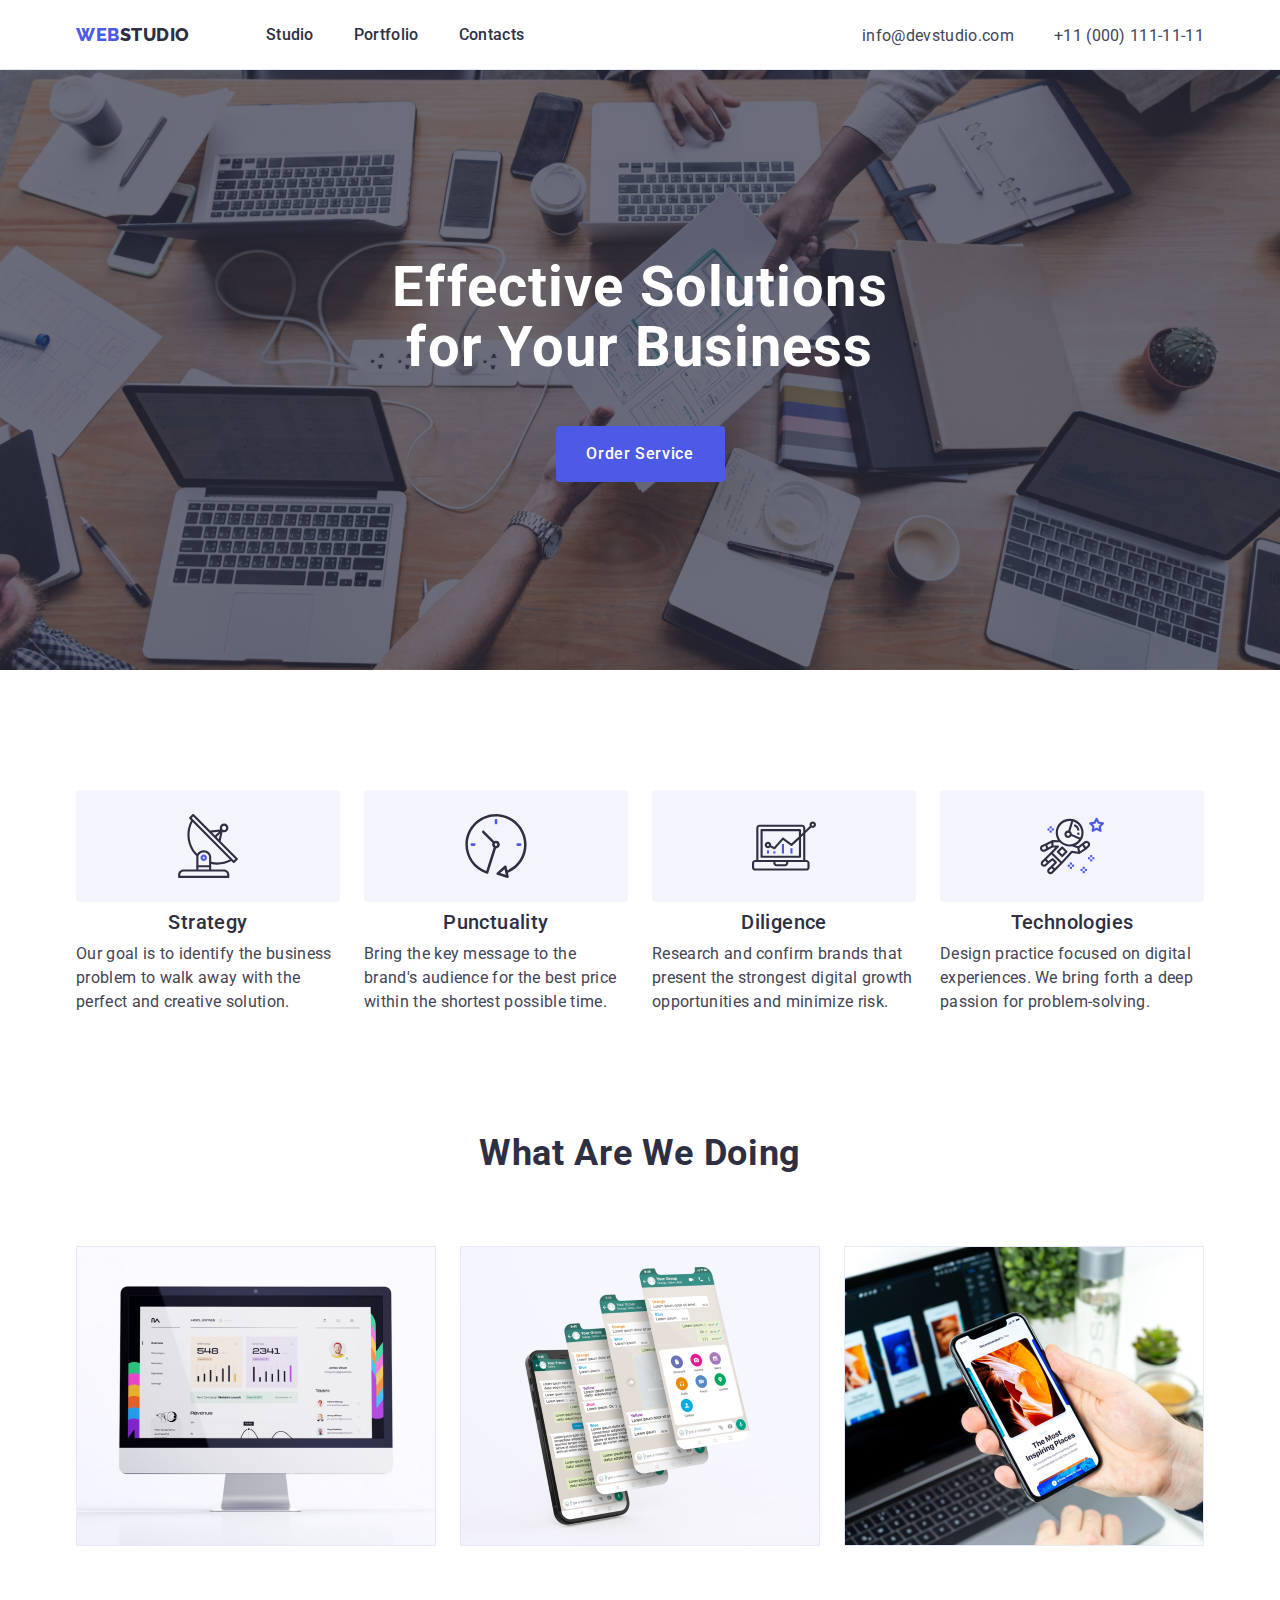
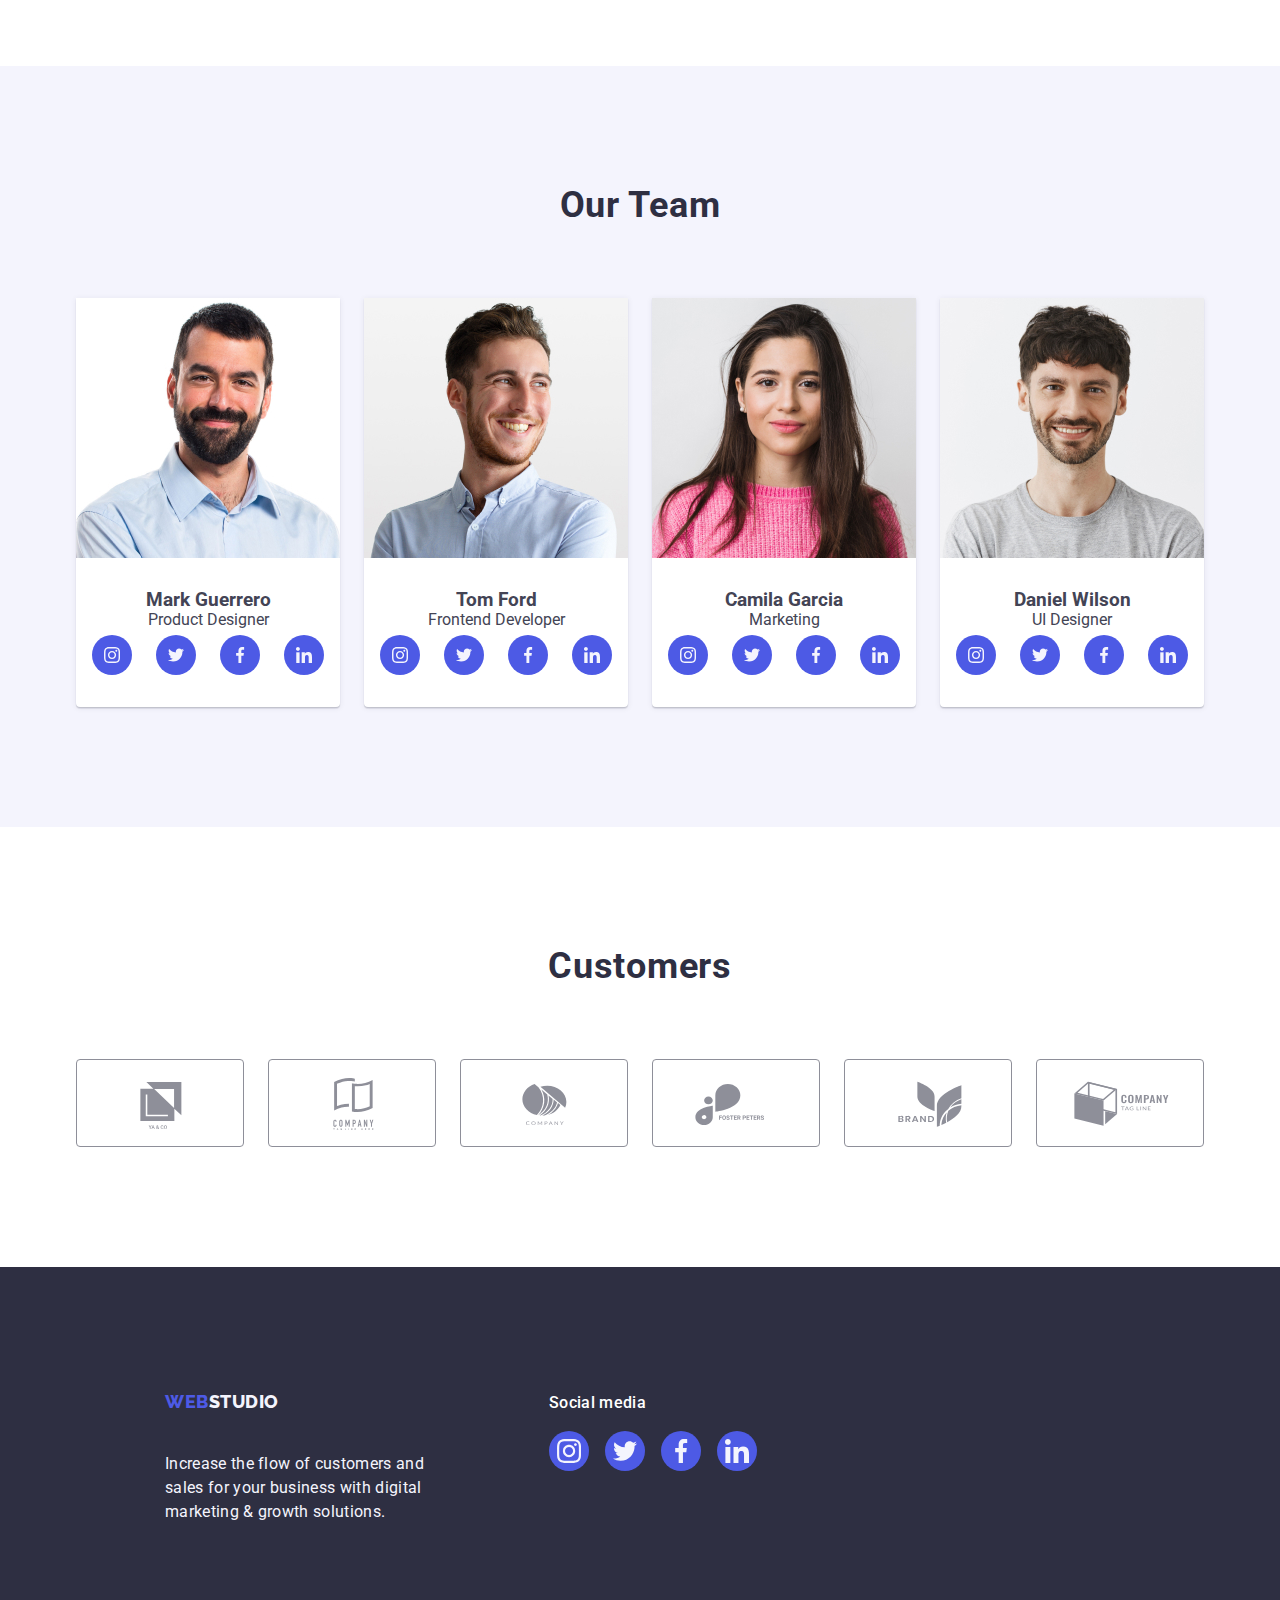
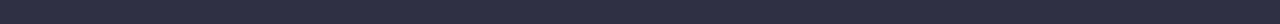
<file: index.html>
<!DOCTYPE html>
<html lang="en">
  <head>
    <meta charset="UTF-8" />
    <meta name="viewport" content="width=device-width, initial-scale=1.0" />
    <title>Homework #3</title>
    <!-- Normalize CSS -->
    <link
      rel="stylesheet"
      href="https://cdnjs.cloudflare.com/ajax/libs/modern-normalize/2.0.0/modern-normalize.min.css"
    />

    <!-- Google Fonts -->
    <link rel="preconnect" href="https://fonts.googleapis.com" />
    <link rel="preconnect" href="https://fonts.gstatic.com" crossorigin />
    <link
      href="https://fonts.googleapis.com/css2?family=Raleway:wght@100;200;300;400;500;600;700;900&family=Roboto:wght@100;300;400;500;700;900&display=swap"
      rel="stylesheet"
    />

    <!-- Main Stylesheet -->
    <link rel="stylesheet" href="./css/styles.css" />
  </head>
  <body>
    <!-- Header -->
    <header class="header">
      <div class="top-header container">
        <nav class="nav">
          <a class="logo link" href="./index.html"
            >Web<span class="header-logo">Studio</span></a
          >
          <ul class="menu list">
            <li class="list-item">
              <a class="item link" href="./index.html">Studio</a>
            </li>
            <li class="list-item">
              <a class="item link" href="./portfolio.html">Portfolio</a>
            </li>
            <li class="list-item"><a class="item link" href="">Contacts</a></li>
          </ul>
        </nav>
        <address class="contacts">
          <ul class="address list">
            <li class="contact-item">
              <a class="contact link" href="mailto:info@devstudio.com"
                >info@devstudio.com</a
              >
            </li>
            <li class="contact-item">
              <a class="contact link" href="tel:+110001111111"
                >+11 (000) 111-11-11</a
              >
            </li>
          </ul>
        </address>
      </div>
    </header>

    <!-- Main -->
    <main>
      <!-- First Section -->
      <section class="first-section">
        <div class="container">
          <h1 class="main-header">Effective Solutions for Your Business</h1>
          <button class="button" type="button">Order Service</button>
        </div>
      </section>

      <!-- Second Section -->
      <section class="second-section">
        <div class="container">
          <h2 class="visually-hidden">List</h2>
          <ul class="info list">
            <li class="info-card">
              <div class="icon-container">
                <svg class="icon" width="64" height="64">
                  <use href="./images/icons.svg#icon-antenna"></use>
                </svg>
              </div>
              <h3 class="list-header">Strategy</h3>
              <p class="list-text">
                Our goal is to identify the business problem to walk away with
                the perfect and creative solution.
              </p>
            </li>

            <li class="info-card">
              <div class="icon-container">
                <svg class="icon" width="64" height="64">
                  <use href="./images/icons.svg#icon-clock"></use>
                </svg>
              </div>
              <h3 class="list-header">Punctuality</h3>
              <p class="list-text">
                Bring the key message to the brand's audience for the best price
                within the shortest possible time.
              </p>
            </li>

            <li class="info-card">
              <div class="icon-container">
                <svg class="icon" width="64" height="64">
                  <use href="./images/icons.svg#icon-diagram"></use>
                </svg>
              </div>
              <h3 class="list-header">Diligence</h3>
              <p class="list-text">
                Research and confirm brands that present the strongest digital
                growth opportunities and minimize risk.
              </p>
            </li>

            <li class="info-card">
              <div class="icon-container">
                <svg class="icon" width="64" height="64">
                  <use href="./images/icons.svg#icon-astronaut"></use>
                </svg>
              </div>
              <h3 class="list-header">Technologies</h3>
              <p class="list-text">
                Design practice focused on digital experiences. We bring forth a
                deep passion for problem-solving.
              </p>
            </li>
          </ul>
        </div>
      </section>

      <!-- Third Section -->
      <section class="third-section">
        <div class="container">
          <h2 class="header-title">What are we doing</h2>
          <ul class="service list">
            <li class="service-info">
              <img
                src="./images/img-1.jpg"
                width="360"
                alt="computer-monitor"
              />
            </li>
            <li class="service-info">
              <img
                src="./images/img-2.jpg"
                width="360"
                alt="phone-applications"
              />
            </li>
            <li class="service-info">
              <img src="./images/img-3.jpg" width="360" alt="smartphone" />
            </li>
          </ul>
        </div>
      </section>

      <!-- Fourth Section -->
      <section class="fourth-section">
        <div class="container">
          <h2 class="header-title">Our Team</h2>

          <ul class="team list">
            <li class="team-member">
              <img src="./images/img-4.jpg" width="264" alt="man-with-laptop" />
              <div class="member-info">
                <h3 class="list-header">Mark Guerrero</h3>
                <p class="list-text">Product Designer</p>

                <ul class="social-media list">
                  <li class="social-media-item">
                    <a href="#" class="socmed-link">
                      <svg
                        width="16"
                        height="16"
                        class="social-media-icon"
                        fill="var(--cloud)"
                      >
                        <use href="./images/icons.svg#icon-instagram"></use>
                      </svg>
                    </a>
                  </li>
                  <li class="social-media-item">
                    <a href="#" class="socmed-link">
                      <svg
                        width="16"
                        height="16"
                        class="social-media-icon"
                        fill="var(--cloud)"
                      >
                        <use href="./images/icons.svg#icon-twitter"></use>
                      </svg>
                    </a>
                  </li>
                  <li class="social-media-item">
                    <a href="#" class="socmed-link">
                      <svg
                        width="16"
                        height="16"
                        class="social-media-icon"
                        fill="var(--cloud)"
                      >
                        <use href="./images/icons.svg#icon-facebook"></use>
                      </svg>
                    </a>
                  </li>
                  <li class="social-media-item">
                    <a href="#" class="socmed-link">
                      <svg
                        width="16"
                        height="16"
                        class="social-media-icon"
                        fill="var(--cloud)"
                      >
                        <use href="./images/icons.svg#icon-linkedin"></use>
                      </svg>
                    </a>
                  </li>
                </ul>
              </div>
            </li>

            <li class="team-member">
              <img src="./images/img-5.jpg" width="264" alt="smiling-man" />
              <div class="member-info">
                <h3 class="list-header">Tom Ford</h3>
                <p class="list-text">Frontend Developer</p>

                <ul class="social-media list">
                  <li class="social-media-item">
                    <a href="#" class="socmed-link">
                      <svg
                        width="16"
                        height="16"
                        class="social-media-icon"
                        fill="var(--cloud)"
                      >
                        <use href="./images/icons.svg#icon-instagram"></use>
                      </svg>
                    </a>
                  </li>
                  <li class="social-media-item">
                    <a href="#" class="socmed-link">
                      <svg
                        width="16"
                        height="16"
                        class="social-media-icon"
                        fill="var(--cloud)"
                      >
                        <use href="./images/icons.svg#icon-twitter"></use>
                      </svg>
                    </a>
                  </li>
                  <li class="social-media-item">
                    <a href="#" class="socmed-link">
                      <svg
                        width="16"
                        height="16"
                        class="social-media-icon"
                        fill="var(--cloud)"
                      >
                        <use href="./images/icons.svg#icon-facebook"></use>
                      </svg>
                    </a>
                  </li>
                  <li class="social-media-item">
                    <a href="#" class="socmed-link">
                      <svg
                        width="16"
                        height="16"
                        class="social-media-icon"
                        fill="var(--cloud)"
                      >
                        <use href="./images/icons.svg#icon-linkedin"></use>
                      </svg>
                    </a>
                  </li>
                </ul>
              </div>
            </li>

            <li class="team-member">
              <img src="./images/img-6.jpg" width="264" alt="girl-pink-shirt" />
              <div class="member-info">
                <h3 class="list-header">Camila Garcia</h3>
                <p class="list-text">Marketing</p>

                <ul class="social-media list">
                  <li class="social-media-item">
                    <a href="#" class="socmed-link">
                      <svg
                        width="16"
                        height="16"
                        class="social-media-icon"
                        fill="var(--cloud)"
                      >
                        <use href="./images/icons.svg#icon-instagram"></use>
                      </svg>
                    </a>
                  </li>
                  <li class="social-media-item">
                    <a href="#" class="socmed-link">
                      <svg
                        width="16"
                        height="16"
                        class="social-media-icon"
                        fill="var(--cloud)"
                      >
                        <use href="./images/icons.svg#icon-twitter"></use>
                      </svg>
                    </a>
                  </li>
                  <li class="social-media-item">
                    <a href="#" class="socmed-link">
                      <svg
                        width="16"
                        height="16"
                        class="social-media-icon"
                        fill="var(--cloud)"
                      >
                        <use href="./images/icons.svg#icon-facebook"></use>
                      </svg>
                    </a>
                  </li>
                  <li class="social-media-item">
                    <a href="#" class="socmed-link">
                      <svg
                        width="16"
                        height="16"
                        class="social-media-icon"
                        fill="var(--cloud)"
                      >
                        <use href="./images/icons.svg#icon-linkedin"></use>
                      </svg>
                    </a>
                  </li>
                </ul>
              </div>
            </li>

            <li class="team-member">
              <img src="./images/img-7.jpg" width="264" alt="man-gray-shirt" />
              <div class="member-info">
                <h3 class="list-header">Daniel Wilson</h3>
                <p class="list-text">UI Designer</p>

                <ul class="social-media list">
                  <li class="social-media-item">
                    <a href="#" class="socmed-link">
                      <svg
                        width="16"
                        height="16"
                        class="social-media-icon"
                        fill="var(--cloud)"
                      >
                        <use href="./images/icons.svg#icon-instagram"></use>
                      </svg>
                    </a>
                  </li>
                  <li class="social-media-item">
                    <a href="#" class="socmed-link">
                      <svg
                        width="16"
                        height="16"
                        class="social-media-icon"
                        fill="var(--cloud)"
                      >
                        <use href="./images/icons.svg#icon-twitter"></use>
                      </svg>
                    </a>
                  </li>
                  <li class="social-media-item">
                    <a href="#" class="socmed-link">
                      <svg
                        width="16"
                        height="16"
                        class="social-media-icon"
                        fill="var(--cloud)"
                      >
                        <use href="./images/icons.svg#icon-facebook"></use>
                      </svg>
                    </a>
                  </li>
                  <li class="social-media-item">
                    <a href="#" class="socmed-link">
                      <svg
                        width="16"
                        height="16"
                        class="social-media-icon"
                        fill="var(--cloud)"
                      >
                        <use href="./images/icons.svg#icon-linkedin"></use>
                      </svg>
                    </a>
                  </li>
                </ul>
              </div>
            </li>
          </ul>
        </div>
      </section>

      <!-- fifth section -->
      <section class="fifth-section">
        <div class="container">
          <h2 class="header-title">Customers</h2>
          <ul class="customer-list">
            <li class="customer-item">
              <a href="#" class="customer-link">
                <svg
                  width="104"
                  height="56"
                  class="customer-icon"
                  fill="currentColor"
                >
                  <use href="./images/icons.svg#icon-customers-1"></use>
                </svg>
              </a>
            </li>

            <li class="customer-item">
              <a href="#" class="customer-link">
                <svg
                  width="104"
                  height="56"
                  class="customer-icon"
                  fill="currentColor"
                >
                  <use href="./images/icons.svg#icon-customers-2"></use>
                </svg>
              </a>
            </li>
            <li class="customer-item">
              <a href="#" class="customer-link">
                <svg
                  width="104"
                  height="56"
                  class="customer-icon"
                  fill="currentColor"
                >
                  <use href="./images/icons.svg#icon-customers-3"></use>
                </svg>
              </a>
            </li>
            <li class="customer-item">
              <a href="#" class="customer-link">
                <svg
                  width="104"
                  height="56"
                  class="customer-icon"
                  fill="currentColor"
                >
                  <use href="./images/icons.svg#icon-customers-4"></use>
                </svg>
              </a>
            </li>
            <li class="customer-item">
              <a href="#" class="customer-link">
                <svg
                  width="104"
                  height="56"
                  class="customer-icon"
                  fill="currentColor"
                >
                  <use href="./images/icons.svg#icon-customers-5"></use>
                </svg>
              </a>
            </li>
            <li class="customer-item">
              <a href="#" class="customer-link">
                <svg
                  width="104"
                  height="56"
                  class="customer-icon"
                  fill="currentColor"
                >
                  <use href="./images/icons.svg#icon-customers-6"></use>
                </svg>
              </a>
            </li>
          </ul>
        </div>
      </section>
    </main>

    <!-- Footer -->
    <footer class="footer">
      <div class="footer-container container">
        <!-- Logo and Paragraph -->
        <div class="logo-paragraph">
          <a class="logo link" href="./index.html"
            >Web<span class="footer-logo">Studio</span></a
          >
          <p class="footer-text">
            Increase the flow of customers and sales for your business with
            digital marketing & growth solutions.
          </p>
        </div>

        <!-- Social Media Container -->
        <div class="social-media-container">
          <!-- Social Media Paragraph -->
          <p class="social-media-paragraph">Social media</p>

          <!-- Social Media List -->
          <ul class="social-media-list-footer">
            <li class="social-media-item">
              <a href="#" class="footer-socmed-link">
                <svg
                  width="24"
                  height="24"
                  class="social-media-icon-footer"
                  fill="var(--cloud)"
                >
                  <use href="./images/icons.svg#icon-instagram"></use>
                </svg>
              </a>
            </li>

            <li class="social-media-item">
              <a href="#" class="footer-socmed-link">
                <svg
                  width="24"
                  height="24"
                  class="social-media-icon-footer"
                  fill="var(--cloud)"
                >
                  <use href="./images/icons.svg#icon-twitter"></use>
                </svg>
              </a>
            </li>

            <li class="social-media-item">
              <a href="#" class="footer-socmed-link">
                <svg
                  width="24"
                  height="24"
                  class="social-media-icon-footer"
                  fill="var(--cloud)"
                >
                  <use href="./images/icons.svg#icon-facebook"></use>
                </svg>
              </a>
            </li>

            <li class="social-media-item">
              <a href="#" class="footer-socmed-link">
                <svg
                  width="24"
                  height="24"
                  class="social-media-icon-footer"
                  fill="var(--cloud)"
                >
                  <use href="./images/icons.svg#icon-linkedin"></use>
                </svg>
              </a>
            </li>
          </ul>
        </div>
      </div>
    </footer>
  </body>
</html>
</file>
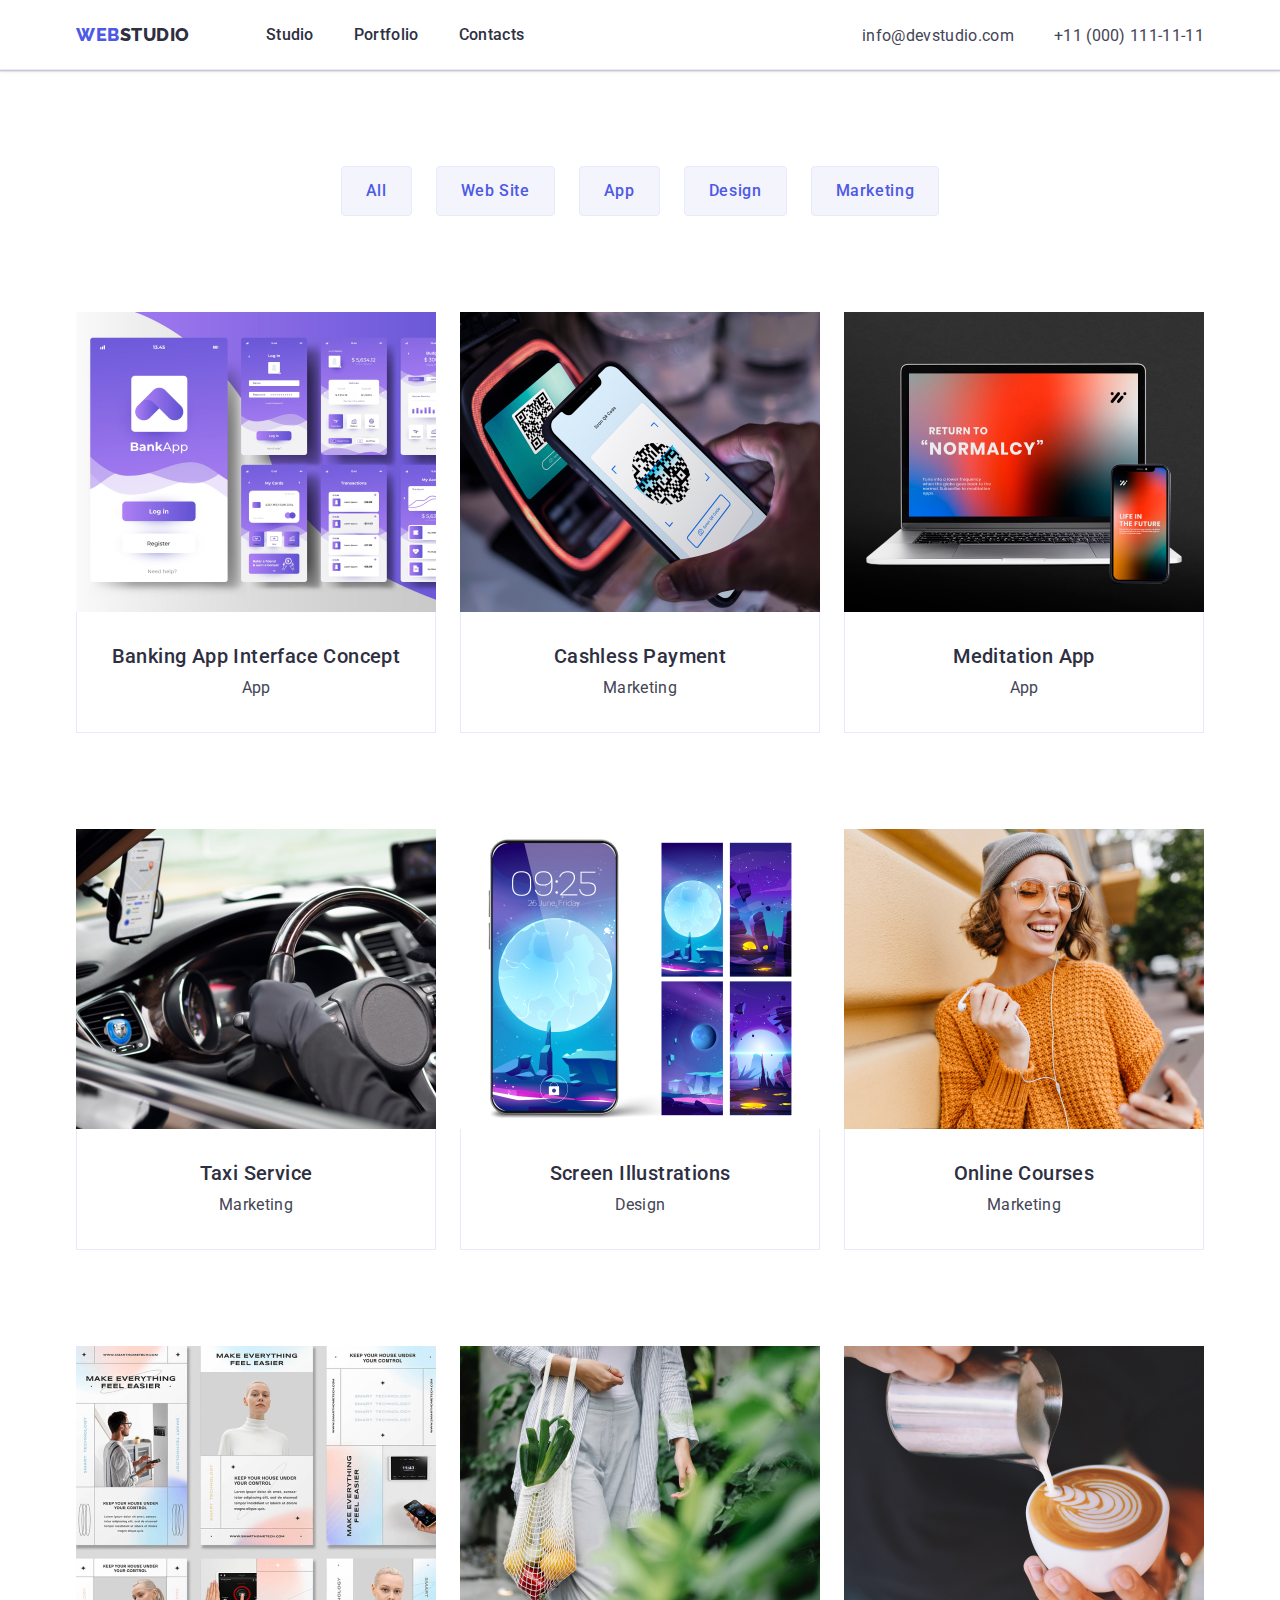
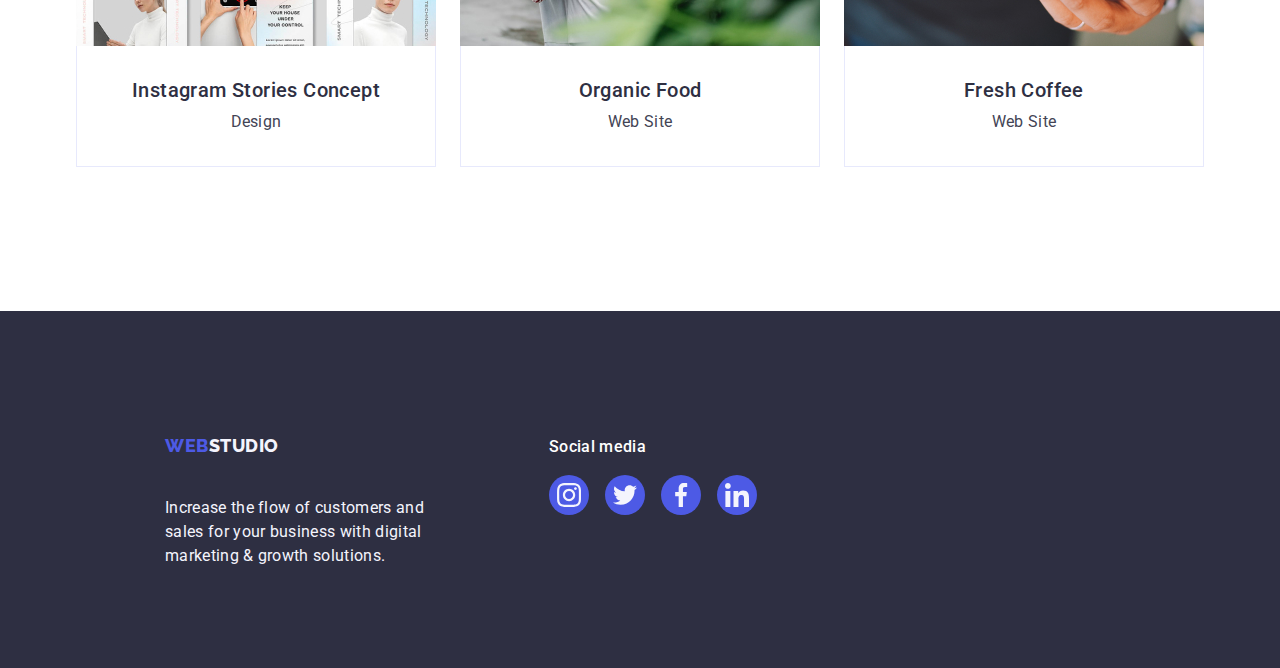
<file: portfolio.html>
<!DOCTYPE html>
<html lang="en">
  <head>
    <meta charset="UTF-8" />
    <meta name="viewport" content="width=device-width, initial-scale=1.0" />
    <title>Portfolio</title>
    <!-- Normalize CSS -->
    <link
      rel="stylesheet"
      href="https://cdnjs.cloudflare.com/ajax/libs/modern-normalize/2.0.0/modern-normalize.min.css"
    />

    <!-- Google Fonts -->
    <link rel="preconnect" href="https://fonts.googleapis.com" />
    <link rel="preconnect" href="https://fonts.gstatic.com" crossorigin />
    <link
      href="https://fonts.googleapis.com/css2?family=Raleway:wght@100;200;300;400;500;600;700;900&family=Roboto:wght@100;300;400;500;700;900&display=swap"
      rel="stylesheet"
    />

    <!-- Main Stylesheet -->
    <link rel="stylesheet" href="./css/styles.css" />
  </head>
  <body>
    <!-- Header -->
    <header class="header">
      <div class="top-header container">
        <nav class="nav">
          <a class="logo link" href="./index.html"
            >Web<span class="header-logo">Studio</span></a
          >
          <ul class="list">
            <li class="list-item">
              <a class="item link" href="./index.html">Studio</a>
            </li>
            <li class="list-item">
              <a class="item link" href="./portfolio.html">Portfolio</a>
            </li>
            <li class="list-item"><a class="item link" href="">Contacts</a></li>
          </ul>
        </nav>

        <address class="contacts">
          <ul class="list">
            <li class="contact-item">
              <a class="contact link" href="mailto:info@devstudio.com"
                >info@devstudio.com</a
              >
            </li>
            <li class="contact-item">
              <a class="contact link" href="tel:+110001111111"
                >+11 (000) 111-11-11</a
              >
            </li>
          </ul>
        </address>
      </div>
    </header>

    <!-- Main -->
    <main>
      <section class="services-section">
        <div class="container">
          <h1 class="visually-hidden">Services</h1>

          <ul class="btn list">
            <li><button type="button" class="btn-menu">All</button></li>
            <li><button type="button" class="btn-menu">Web Site</button></li>
            <li><button type="button" class="btn-menu">App</button></li>
            <li><button type="button" class="btn-menu">Design</button></li>
            <li><button type="button" class="btn-menu">Marketing</button></li>
          </ul>

          <ul class="svc list">
            <li class="svc-item">
              <a class="list link" href="">
                <img src="./images/img-8.jpg" alt="banking app" width="360" />
                <div class="svc-info">
                  <h2 class="list-header">Banking App Interface Concept</h2>
                  <p class="list-text">App</p>
                </div>
              </a>
            </li>

            <li class="svc-item">
              <a class="list link" href="">
                <img
                  src="./images/img-9.jpg"
                  alt="cashless payment"
                  width="360"
                />
                <div class="svc-info">
                  <h2 class="list-header">Cashless Payment</h2>
                  <p class="list-text">Marketing</p>
                </div>
              </a>
            </li>

            <li class="svc-item">
              <a class="list link" href="">
                <img
                  src="./images/img-10.jpg"
                  alt="meditation app"
                  width="360"
                />
                <div class="svc-info">
                  <h2 class="list-header">Meditation App</h2>
                  <p class="list-text">App</p>
                </div>
              </a>
            </li>

            <li class="svc-item">
              <a class="list link" href="">
                <img src="./images/img-11.jpg" alt="taxi service" width="360" />
                <div class="svc-info">
                  <h2 class="list-header">Taxi Service</h2>
                  <p class="list-text">Marketing</p>
                </div>
              </a>
            </li>

            <li class="svc-item">
              <a class="list link" href="">
                <img
                  src="./images/img-12.jpg"
                  alt="screen illustrations"
                  width="360"
                />
                <div class="svc-info">
                  <h2 class="list-header">Screen Illustrations</h2>
                  <p class="list-text">Design</p>
                </div>
              </a>
            </li>

            <li class="svc-item">
              <a class="list link" href="">
                <img
                  src="./images/img-13.jpg"
                  alt="online course"
                  width="360"
                />
                <div class="svc-info">
                  <h2 class="list-header">Online Courses</h2>
                  <p class="list-text">Marketing</p>
                </div>
              </a>
            </li>

            <li class="svc-item">
              <a class="list link" href="">
                <img src="./images/img-14.jpg" alt="IG stories" width="360" />
                <div class="svc-info">
                  <h2 class="list-header">Instagram Stories Concept</h2>
                  <p class="list-text">Design</p>
                </div>
              </a>
            </li>

            <li class="svc-item">
              <a class="list link" href="">
                <img src="./images/img-15.jpg" alt="organic food" width="360" />
                <div class="svc-info">
                  <h2 class="list-header">Organic Food</h2>
                  <p class="list-text">Web Site</p>
                </div>
              </a>
            </li>

            <li class="svc-item">
              <a class="list link" href="">
                <img src="./images/img-16.jpg" alt="fresh coffee" width="360" />
                <div class="svc-info">
                  <h2 class="list-header">Fresh Coffee</h2>
                  <p class="list-text">Web Site</p>
                </div>
              </a>
            </li>
          </ul>
        </div>
      </section>
    </main>

    <!-- Footer -->
    <footer class="footer">
      <div class="footer-container container">
        <!-- Logo and Paragraph -->
        <div class="logo-paragraph">
          <a class="logo link" href="./index.html"
            >Web<span class="footer-logo">Studio</span></a
          >
          <p class="footer-text">
            Increase the flow of customers and sales for your business with
            digital marketing & growth solutions.
          </p>
        </div>

        <!-- Social Media Container -->
        <div class="social-media-container">
          <!-- Social Media Paragraph -->
          <p class="social-media-paragraph">Social media</p>

          <!-- Social Media List -->
          <ul class="social-media-list-footer">
            <li class="social-media-item">
              <a href="#" class="footer-socmed-link">
                <svg
                  width="24"
                  height="24"
                  class="social-media-icon-footer"
                  fill="var(--cloud)"
                >
                  <use href="./images/icons.svg#icon-instagram"></use>
                </svg>
              </a>
            </li>

            <li class="social-media-item">
              <a href="#" class="footer-socmed-link">
                <svg
                  width="24"
                  height="24"
                  class="social-media-icon-footer"
                  fill="var(--cloud)"
                >
                  <use href="./images/icons.svg#icon-twitter"></use>
                </svg>
              </a>
            </li>

            <li class="social-media-item">
              <a href="#" class="footer-socmed-link">
                <svg
                  width="24"
                  height="24"
                  class="social-media-icon-footer"
                  fill="var(--cloud)"
                >
                  <use href="./images/icons.svg#icon-facebook"></use>
                </svg>
              </a>
            </li>

            <li class="social-media-item">
              <a href="#" class="footer-socmed-link">
                <svg
                  width="24"
                  height="24"
                  class="social-media-icon-footer"
                  fill="var(--cloud)"
                >
                  <use href="./images/icons.svg#icon-linkedin"></use>
                </svg>
              </a>
            </li>
          </ul>
        </div>
      </div>
    </footer>
  </body>
</html>
</file>
<file: css/styles.css>
/* CSS Resets */

* {
  margin: 0;
  padding: 0;
}

/* CSS Variables */

:root {
  --slate: #434455;
  --iris: #4d5ae5;
  --white: #ffffff;
  --navy-blue: #2e2f42;
  --ocean: #404bbf;
  --cloud: #f4f4fd;
  --cornflower: #e7e9fc;
  --green: #31d0aa;
}

/* INDEX PAGE */

body {
  font-family: 'Roboto', sans-serif;
  color: var(--slate);
  background-color: var(--white);
}

.icon-container {
  display: flex;
  align-items: center;
  justify-content: center;
  height: 112px;
  background-color: #f4f4fd;
  border-radius: 4px;
  margin-bottom: 8px;
}

.list-header,
.list-text {
  align-items: center;
  justify-content: center;
  display: flex;
}

/* HEADER */

.logo {
  font-family: 'Raleway', sans-serif;
  font-weight: 800;
  font-size: 18px;
  line-height: 1.17;
  letter-spacing: 0.03em;
  text-transform: uppercase;
  color: var(--iris);
}

.header {
  border-bottom: 1px solid var(--cornflower);
  box-shadow: 0px 2px 1px rgba(46, 47, 66, 0.08),
    0px 1px 1px rgba(46, 47, 66, 0.16), 0px 1px 6px rgba(46, 47, 66, 0.08);
}

.top-header {
  display: flex;
  justify-content: space-between;
}

.nav,
.contacts {
  display: flex;
  align-items: center;
}

.container {
  width: 1158px;
  margin: 0 auto;
  padding: 0 15px;
  align-items: baseline;
}

.logo {
  margin-right: 76px;
}

/* Navigation Items */

.link {
  text-decoration: none;
  padding: 24px 0;
}

.header-logo {
  color: var(--navy-blue);
}

.list {
  list-style: none;
}

.nav > .list {
  display: flex;
  gap: 40px;
}

.list-item > .item {
  font-weight: 500;
  font-size: 16px;
  line-height: 1.5;
  letter-spacing: 0.02em;
  color: var(--navy-blue);
}

li > .link:hover,
li > .link:focus {
  color: var(--ocean);
}

/* Address */

.contacts {
  font-style: normal;
}

.contact-item > .contact {
  font-size: 16px;
  line-height: 1.5;
  letter-spacing: 0.02em;
  color: var(--slate);
}

.contacts > .list {
  display: flex;
  gap: 40px;
}

/* MAIN */

/* First Section */

.first-section {
  padding: 188px 0;
  background-image: linear-gradient(
      rgba(46, 47, 66, 0.7),
      rgba(46, 47, 66, 0.7)
    ),
    url('/images/people-office.jpg');
  background-repeat: no-repeat, no-repeat;
  background-color: unset;
  background-size: cover;
  background-position: center, center;
  max-width: 1440px, 1440px;
}

.container {
  margin: 0 auto;
}

.main-header {
  font-size: 56px;
  line-height: 1.07;
  text-align: center;
  letter-spacing: 0.02em;
  color: var(--white);
  max-width: 496px;
  margin: 0 auto 48px;
}

.button {
  background-color: var(--iris);
  font-family: inherit;
  font-weight: 500;
  font-size: 16px;
  line-height: 1.5;
  letter-spacing: 0.04em;
  color: var(--white);
  cursor: pointer;
  display: block;
  min-width: 169px;
  height: 56px;
  border: none;
  border-radius: 4px;
  margin: 0 auto;
}

.button:hover,
.button:focus {
  background-color: var(--ocean);
}

/* Second Section */

.visually-hidden {
  position: absolute;
  width: 1px;
  height: 1px;
  margin: -1px;
  border: 0;
  padding: 0;
  white-space: nowrap;
  clip-path: inset(100%);
  clip: rect(0 0 0 0);
  overflow: hidden;
}

.info .list-header,
.svc .list-header {
  font-weight: 500;
  font-size: 20px;
  line-height: 1.2;
  letter-spacing: 0.02em;
  color: var(--navy-blue);
  margin-bottom: 8px;
  text-align: left;
}

.info .list-text,
.svc .list-text {
  font-size: 16px;
  line-height: 1.5;
  letter-spacing: 0.02em;
  color: var(--slate);
  text-align: left;
}

.second-section {
  padding: 120px 0;
}

.info.list {
  display: flex;
  gap: 24px;
}

.info-card {
  flex-basis: calc((100% - 72px) / 4);
}

/* Third Section */

.header-title {
  font-size: 36px;
  line-height: 1.11;
  text-align: center;
  letter-spacing: 0.02em;
  text-transform: capitalize;
  color: var(--navy-blue);
  margin-bottom: 72px;
}

.third-section {
  padding-bottom: 120px;
}

.service.list {
  display: flex;
  gap: 24px;
}

.service-info {
  flex-basis: calc((100% - 48px) / 3);
}

/* Fourth Section */

.fourth-section {
  background-color: var(--cloud);
  padding: 120px 0;
}

.team.list {
  display: flex;
  gap: 24px;
}

.team-member {
  background-color: var(--white);
  flex-basis: calc((100% - 72px) / 4);
  box-shadow: 0px 1px 6px rgba(46, 47, 66, 0.08),
    0px 1px 1px rgba(46, 47, 66, 0.16), 0px 2px 1px rgba(46, 47, 66, 0.08);
  border-radius: 0 0 4px 4px;
}

.member-info {
  padding: 32px 0;
}

/* Social Media List */
.social-media-list {
  display: flex;
  justify-content: center;
  gap: 24px;
  list-style: none;
}

.social-media.list {
  display: flex;
  justify-content: center;
  gap: 24px;
  margin-top: 5px;
}

.social-media-item {
  width: 40px;
  height: 40px;
}

/* .social-media-link {
  width: 100%;
  height: 100%;
  background-color: var(--iris);
  border-radius: 50%;
  display: flex;
  align-items: center;
  justify-content: center;
  transition: background-color 0.3s;
}

.social-media-link:hover,
.social-media-link:focus {
  background-color: #404bbf;
}
 */

.socmed-link {
  width: 100%;
  height: 100%;
  background-color: var(--iris);
  border-radius: 50%;
  display: flex;
  align-items: center;
  justify-content: center;
}

.socmed-link:hover,
.socmed-link:focus {
  background-color: var(--ocean);
}

.social-media-icon {
  fill: var(--cloud);
}

/* fifth section */

.fifth-section {
  padding: 120px 0 120px;
}

.customer-list {
  display: flex;
  flex-direction: row;
  list-style: none;
  gap: 24px;
}

.customer-item {
  width: calc((100% - 120px) / 6);
  height: 88px;
}

.customer-link {
  width: 100%;
  height: 100%;
  border: 1px solid #8e8f99;
  border-radius: 4px;
  display: flex;
  align-items: center;
  justify-content: center;
  color: #8e8f99;
}

.customer-link:hover,
.customer-link:focus {
  border-color: #404bbf;
  color: #404bbf;
}

svg:hover,
svg:focus {
  color: #404bbf;
  fill: #404bbf;
}

/* FOOTER */

.footer {
  background-color: var(--navy-blue);
  padding: 100px 0;
}

.footer-logo {
  color: var(--cloud);
}

.footer-container {
  display: flex;
  justify-content: left;
  margin-left: 150px;
  align-items: baseline;
}

.logo-paragraph {
  margin-right: 120px;
  align-items: baseline;
}

.footer-text {
  line-height: 1.5;
  color: var(--cloud);
  letter-spacing: 0.02em;
  max-width: 264px;
}

.footer .link {
  display: inline-block;
  margin-bottom: 16px;
}

.social-media-container {
  display: flex;
  flex-direction: column;
  align-items: baseline !important;
}

.social-media-paragraph {
  font-weight: 500;
  font-size: 16px;
  line-height: 1.5;
  letter-spacing: 0.02em;
  color: var(--white);
  margin-bottom: 16px;
}

/* .social-media-link-footer {
  width: 100%;
  height: 100%;
  background-color: var(--iris);
  border-radius: 50%;
  display: flex;
  align-items: center;
  justify-content: center;
  transition: background-color 0.3s;
}

.social-media-link-footer:hover,
.social-media-link-footer:focus {
  background-color: #31d0aa;
}
 */

.footer-socmed-link {
  width: 100%;
  height: 100%;
  background-color: var(--iris);
  border-radius: 50%;
  display: flex;
  align-items: center;
  justify-content: center;
}

.footer-socmed-link:hover,
.footer-socmed-link:focus {
  background-color: var(--green);
}

.social-media-icon-footer {
  fill: var(--cloud);
}

.social-media-list-footer {
  display: flex;
  gap: 16px;
  list-style: none;
}

/* PORTFOLIO PAGE */

/* Main */

/* Buttons */

.services-section {
  padding: 96px 0 120px 0;
}

.btn-menu {
  font-family: inherit;
  font-weight: 500;
  font-size: 16px;
  line-height: 1.5;
  letter-spacing: 0.04em;
  color: var(--iris);
  background-color: var(--cloud);
  cursor: pointer;
  padding: 12px 24px;
  border: 1px solid var(--cornflower);
  border-radius: 4px;
}

.btn.list {
  display: flex;
  justify-content: center;
  gap: 24px;
  margin-bottom: 72px;
}

.btn-menu:hover,
.btn-menu:focus {
  color: var(--white);
  background-color: var(--ocean);
  border: 1px solid transparent;
  box-shadow: 0px 3px 1px rgba(0, 0, 0, 0.1), 0px 2px 1px rgba(0, 0, 0, 0.08),
    0px 2px 2px rgba(0, 0, 0, 0.12);
}

img {
  display: block;
}

/* Services List */

.svc.list {
  display: flex;
  flex-wrap: wrap;
  column-gap: 24px;
  row-gap: 48px;
}

.svc-item {
  flex-basis: calc((100% - 48px) / 3);
}

.svc-info {
  padding: 32px 16px;

  border: 1px solid var(--cornflower);
  border-top: none;
}

.svc-item .link {
  display: block;
}

.svc-item .link:hover,
.svc-item .link:focus {
  box-shadow: 0px 1px 6px rgba(46, 47, 66, 0.08),
    0px 1px 1px rgba(46, 47, 66, 0.16), 0px 2px 1px rgba(46, 47, 66, 0.08);
}
</file>
